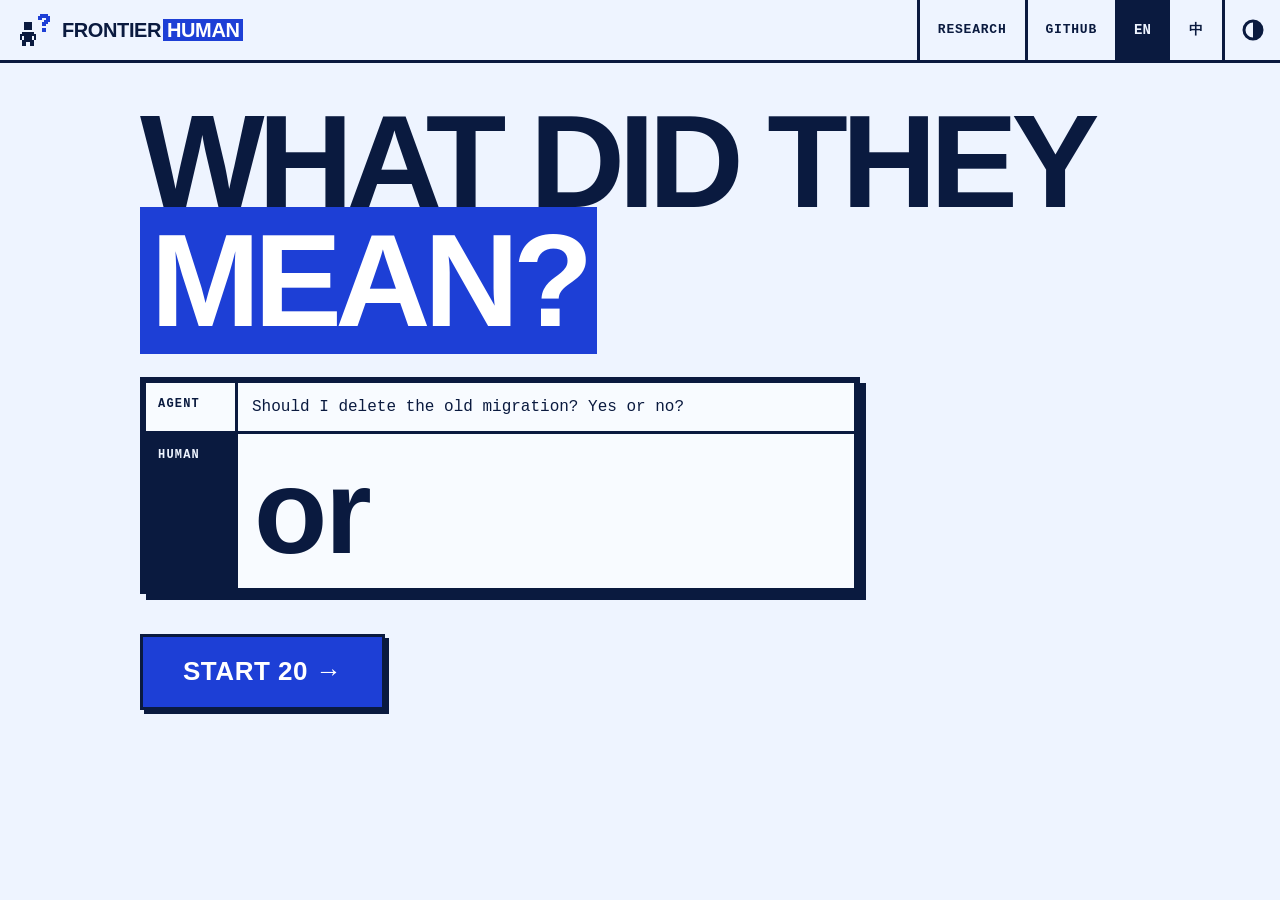
<file: site/index.html>
<!doctype html>
<html lang="en">
<head>
  <meta charset="utf-8" />
  <script>
    (function () {
      var id = "G-V625CXFPFX";
      var s = document.createElement("script");
      s.async = true;
      s.src = "https://www.googletagmanager.com/gtag/js?id=" + id;
      document.head.appendChild(s);
      window.dataLayer = window.dataLayer || [];
      window.gtag = function () { dataLayer.push(arguments); };
      gtag("js", new Date());
      gtag("config", id);
    })();
  </script>
  <meta name="viewport" content="width=device-width, initial-scale=1, viewport-fit=cover" />
  <meta name="theme-color" content="#eef4ff" />
  <title>FrontierHuman</title>
  <script>
    (function () {
      var d = document.documentElement, t = null, l = null;
      try { t = localStorage.getItem("frontierhuman:theme"); l = localStorage.getItem("frontierhuman:lang"); } catch (e) {}
      if (t !== "light" && t !== "dark") t = matchMedia("(prefers-color-scheme: dark)").matches ? "dark" : "light";
      if (l !== "en" && l !== "zh") l = d.getAttribute("data-lang-hint") || (/^zh\b/i.test(navigator.language || "") ? "zh" : "en");
      d.dataset.theme = t;
      d.lang = l === "zh" ? "zh-CN" : "en";
      document.querySelector('meta[name="theme-color"]').content = t === "dark" ? "#050b1c" : "#eef4ff";
      if (l === "zh") document.title = "FrontierHuman · 何意味？";
    })();
  </script>
  <meta name="color-scheme" content="light dark" />
  <!-- meta -->
  <meta name="description" content="20 terse replies to an AI agent's clarifying questions. Read them the way a strong agent would." />
  <link rel="canonical" href="https://edward40.com/frontier-human/" />
  <meta property="og:type" content="website" />
  <meta property="og:site_name" content="FrontierHuman" />
  <meta property="og:title" content="FrontierHuman · What did they mean?" />
  <meta property="og:description" content="20 terse replies to an AI agent's clarifying questions. Read them the way a strong agent would." />
  <meta property="og:url" content="https://edward40.com/frontier-human/" />
  <meta property="og:locale" content="en_US" />
  <meta property="og:locale:alternate" content="zh_CN" />
  <meta property="og:image" content="https://edward40.com/frontier-human/covers/default-en.png" />
  <meta property="og:image:type" content="image/png" />
  <meta property="og:image:width" content="1200" />
  <meta property="og:image:height" content="630" />
  <meta property="og:image:alt" content="FrontierHuman: Agent asks “Should I delete the old migration? Yes or no?” Human replies “or”." />
  <meta name="twitter:card" content="summary_large_image" />
  <meta name="twitter:title" content="FrontierHuman · What did they mean?" />
  <meta name="twitter:description" content="20 terse replies to an AI agent's clarifying questions. Read them the way a strong agent would." />
  <meta name="twitter:image" content="https://edward40.com/frontier-human/covers/default-en.png" />
  <meta name="twitter:image:alt" content="FrontierHuman: Agent asks “Should I delete the old migration? Yes or no?” Human replies “or”." />
  <link rel="alternate" hreflang="en" href="https://edward40.com/frontier-human/" />
  <link rel="alternate" hreflang="zh-CN" href="https://edward40.com/frontier-human/zh/" />
  <!-- /meta -->
  <link rel="icon" href="favicon.svg" type="image/svg+xml" />
  <link rel="icon" href="favicon-32.png" type="image/png" sizes="32x32" />
  <link rel="apple-touch-icon" href="apple-touch-icon.png" />
  <link rel="stylesheet" href="styles.css" />
</head>
<body>
  <header class="bar">
    <a class="brand" href="./" data-action="home" aria-label="FrontierHuman">
      <img class="logo-mark logo-light" src="logo-light.svg" width="32" height="32" alt="" />
      <img class="logo-mark logo-dark" src="logo-dark.svg" width="32" height="32" alt="" />
      <span class="word" aria-hidden="true">FRONTIER<span>HUMAN</span></span>
    </a>
    <nav class="nav">
      <a href="https://github.com/SASUKE40/frontier-human/blob/main/research.md" target="_blank" rel="noopener" class="wide" data-i18n="research">Research</a>
      <a href="https://github.com/SASUKE40/frontier-human" target="_blank" rel="noopener" class="wide gh">GitHub</a>
      <div class="lang" role="group" aria-label="Language">
        <button type="button" data-lang="en" lang="en">EN</button>
        <button type="button" data-lang="zh" lang="zh-CN">中</button>
      </div>
      <button class="theme" id="theme" type="button" aria-label="Switch theme"><svg aria-hidden="true" width="22" height="22" viewBox="0 0 22 22"><circle cx="11" cy="11" r="9" fill="none" stroke="currentColor" stroke-width="3"/><path d="M11 2a9 9 0 0 1 0 18z" fill="currentColor"/></svg></button>
    </nav>
  </header>

  <main id="app" aria-live="polite">
    <noscript><p>FrontierHuman needs JavaScript.</p></noscript>
  </main>

  <footer class="foot">
    <a href="https://github.com/SASUKE40/frontier-human/blob/main/research.md" target="_blank" rel="noopener" data-i18n="research">Research</a>
    <a href="https://github.com/SASUKE40/frontier-human" target="_blank" rel="noopener">GitHub</a>
  </footer>

  <script src="vendor/qrcode.js"></script>
  <script src="app.js" type="module"></script>
</body>
</html>
</file>
<file: site/styles.css>
:root,
:root[data-theme="light"] {
  --bg: #eef4ff;
  --fg: #0a1a3f;
  --muted: #24365f;
  --line: #0a1a3f;
  --panel: #f8fbff;
  --accent: #1d3fd6;
  --on-accent: #ffffff;
  --shade: #0a1a3f;
  color-scheme: light;
}

:root[data-theme="dark"] {
  --bg: #050b1c;
  --fg: #e8f0ff;
  --muted: #aac0ea;
  --line: #c9d8f7;
  --panel: #0a1430;
  --accent: #7ea6ff;
  --on-accent: #050b1c;
  --shade: #3557c4;
  color-scheme: dark;
}

:root {
  --b: 3px;
  --shadow: 6px 6px 0 var(--shade);
  --cjk: "PingFang SC", "Hiragino Sans GB", "Microsoft YaHei", "Noto Sans CJK SC", "Noto Sans SC", "WenQuanYi Micro Hei", sans-serif;
  --display: "Arial Black", "Helvetica Neue", Helvetica, Arial, var(--cjk);
  --mono: ui-monospace, "SF Mono", "JetBrains Mono", Menlo, Consolas, "Liberation Mono", var(--cjk), monospace;
}

* { box-sizing: border-box; border-radius: 0 !important; }
html, body { margin: 0; }
body {
  background: var(--bg);
  color: var(--fg);
  font-family: var(--mono);
  font-size: 16px;
  line-height: 1.5;
  min-height: 100vh;
  min-height: 100dvh;
  display: flex;
  flex-direction: column;
  -webkit-text-size-adjust: 100%;
  text-size-adjust: 100%;
}
main { flex: 1; width: 100%; }
a { color: inherit; }
button { font: inherit; color: inherit; background: none; border: 0; cursor: pointer; }

:focus-visible {
  outline: 4px solid var(--accent);
  outline-offset: 3px;
}

/* ---------- Bar ---------- */
.bar {
  display: flex;
  align-items: stretch;
  justify-content: space-between;
  border-bottom: var(--b) solid var(--line);
}
.brand {
  font-family: var(--display);
  font-weight: 900;
  font-size: 20px;
  letter-spacing: -0.02em;
  text-decoration: none;
  padding: 14px 20px;
  display: flex;
  align-items: center;
  gap: 10px;
  min-width: 0;
}
.brand .word span { background: var(--accent); color: var(--on-accent); padding: 0 4px; margin-left: 2px; }
.logo-mark { display: block; width: 32px; height: 32px; image-rendering: pixelated; flex: none; }
:root[data-theme="dark"] .logo-light, :root:not([data-theme="dark"]) .logo-dark { display: none; }
.nav { display: flex; align-items: stretch; }
.nav a {
  display: flex;
  align-items: center;
  padding: 0 18px;
  border-left: var(--b) solid var(--line);
  text-decoration: none;
  font-weight: 700;
  text-transform: uppercase;
  font-size: 13px;
  letter-spacing: 0.06em;
}
.nav a:hover { background: var(--fg); color: var(--bg); }
.theme {
  width: 58px;
  border-left: var(--b) solid var(--line);
  font-size: 22px;
  display: grid;
  place-items: center;
}
.theme:hover { background: var(--fg); color: var(--bg); }

main {
  max-width: 1040px;
  margin: 0 auto;
  padding: 32px 20px 64px;
}

/* ---------- Primitives ---------- */
.box {
  border: var(--b) solid var(--line);
  background: var(--panel);
  box-shadow: var(--shadow);
}

.btn {
  display: inline-flex;
  align-items: center;
  justify-content: center;
  gap: 10px;
  min-height: 56px;
  padding: 0 26px;
  border: var(--b) solid var(--line);
  background: var(--bg);
  color: var(--fg);
  font-family: var(--display);
  font-weight: 900;
  font-size: 18px;
  text-transform: uppercase;
  letter-spacing: 0.02em;
  text-decoration: none;
  box-shadow: 4px 4px 0 var(--shade);
  transition: transform 0.06s linear, box-shadow 0.06s linear;
}
.btn:hover { transform: translate(-2px, -2px); box-shadow: 6px 6px 0 var(--shade); }
.btn:active { transform: translate(4px, 4px); box-shadow: 0 0 0 var(--shade); }
.btn:disabled { opacity: 0.35; cursor: not-allowed; transform: none; box-shadow: 4px 4px 0 var(--shade); }
.btn-accent { background: var(--accent); color: var(--on-accent); }
.btn-xl { min-height: 76px; font-size: 26px; padding: 0 40px; }

/* ---------- Chat ---------- */
.chat { display: grid; gap: 0; }
.turn {
  display: grid;
  grid-template-columns: 92px 1fr;
  border: var(--b) solid var(--line);
  margin-top: calc(var(--b) * -1);
}
.turn:first-child { margin-top: 0; }
.turn .who {
  font-weight: 800;
  font-size: 12px;
  letter-spacing: 0.1em;
  text-transform: uppercase;
  padding: 12px;
  border-right: var(--b) solid var(--line);
}
.turn .text { padding: 12px 14px; min-width: 0; }
.turn .text, .option .label, .opt .label, .context, .cue, .why, .bands .mean, .crit .name, .item summary .r { overflow-wrap: anywhere; }
.turn.past { color: var(--muted); }
.turn.past .who { color: var(--muted); }
.turn.reply .who { background: var(--fg); color: var(--bg); }
.turn.reply .text {
  font-family: var(--display);
  font-weight: 900;
  font-size: clamp(28px, 5vw, 44px);
  line-height: 1.05;
  letter-spacing: -0.02em;
  padding: 14px 16px;
}

/* ---------- Intro ---------- */
.intro h1 {
  font-family: var(--display);
  font-weight: 900;
  font-size: clamp(48px, 11vw, 132px);
  line-height: 0.9;
  letter-spacing: -0.05em;
  margin: 8px 0 36px;
  text-transform: uppercase;
}
.intro h1 mark { background: var(--accent); color: var(--on-accent); padding: 0 0.08em; }
.intro .demo { max-width: 720px; margin-bottom: 40px; }
.intro .demo .turn.reply .text { font-size: clamp(56px, 12vw, 120px); }
.intro .actions { display: flex; flex-wrap: wrap; gap: 18px; align-items: center; }

/* ---------- Exam ---------- */
.exam-top {
  display: grid;
  grid-template-columns: auto 1fr;
  align-items: stretch;
  border: var(--b) solid var(--line);
  margin-bottom: 28px;
}
.counter {
  font-family: var(--display);
  font-weight: 900;
  font-size: 28px;
  padding: 10px 16px;
  border-right: var(--b) solid var(--line);
  font-variant-numeric: tabular-nums;
  white-space: nowrap;
}
.counter small { font-size: 16px; color: var(--muted); }
.cells { display: grid; grid-template-columns: repeat(20, 1fr); }
.cells i { border-right: var(--b) solid var(--line); display: block; }
.cells i:last-child { border-right: 0; }
.cells i.done { background: var(--fg); }
.cells i.now { background: var(--accent); }

.q { padding: 0; }
.q .context {
  padding: 12px 16px;
  border-bottom: var(--b) solid var(--line);
  color: var(--muted);
  font-size: 14px;
}
.q .chat { padding: 16px; }
.options { display: grid; border-top: var(--b) solid var(--line); }
.option {
  display: grid;
  grid-template-columns: 60px 1fr;
  align-items: stretch;
  text-align: left;
  border-bottom: var(--b) solid var(--line);
  font-size: 16px;
  min-height: 60px;
}
.option:last-child { border-bottom: 0; }
.option .letter {
  display: grid;
  place-items: center;
  font-family: var(--display);
  font-weight: 900;
  font-size: 22px;
  border-right: var(--b) solid var(--line);
}
.option .label { padding: 16px; align-self: center; }
.option:hover { background: var(--fg); color: var(--bg); }
.option:hover .letter { border-color: var(--bg); }
.option.selected { background: var(--accent); color: var(--on-accent); }
.option.selected .letter { background: var(--fg); color: var(--bg); border-color: var(--line); }
.option:focus-visible { outline: 4px dashed var(--fg); outline-offset: -9px; }
.option.selected:focus-visible { outline-color: var(--on-accent); }
.option:hover:focus-visible { outline-color: var(--bg); }

.exam-nav { display: flex; justify-content: space-between; gap: 16px; margin-top: 28px; }

/* ---------- Report ---------- */
.score {
  display: grid;
  grid-template-columns: auto 1fr;
  border: var(--b) solid var(--line);
  box-shadow: var(--shadow);
}
.score .num {
  font-family: var(--display);
  font-weight: 900;
  font-size: clamp(80px, 16vw, 168px);
  line-height: 0.85;
  letter-spacing: -0.06em;
  padding: 24px 28px 20px;
  border-right: var(--b) solid var(--line);
  background: var(--accent);
  color: var(--on-accent);
  font-variant-numeric: tabular-nums;
}
.score .num small { font-size: 0.35em; letter-spacing: -0.02em; }
.score .verdict {
  font-family: var(--display);
  font-weight: 900;
  font-size: clamp(28px, 4.6vw, 52px);
  line-height: 0.95;
  letter-spacing: -0.03em;
  text-transform: uppercase;
  padding: 24px;
  align-self: center;
}

.h2 {
  font-family: var(--display);
  font-weight: 900;
  text-transform: uppercase;
  font-size: 22px;
  letter-spacing: -0.01em;
  margin: 48px 0 14px;
}

.table { border: var(--b) solid var(--line); }
.row {
  display: grid;
  grid-template-columns: 200px 1fr 84px;
  border-bottom: var(--b) solid var(--line);
  min-height: 48px;
}
.row:last-child { border-bottom: 0; }
.row > * { display: flex; align-items: center; padding: 0 14px; }
.row .name { border-right: var(--b) solid var(--line); font-weight: 700; font-size: 14px; text-transform: uppercase; letter-spacing: 0.04em; }
.row .val { border-left: var(--b) solid var(--line); justify-content: flex-end; font-weight: 800; font-variant-numeric: tabular-nums; }
.row .meter { padding: 0; align-items: stretch; }
.meter span { display: block; background: var(--fg); }
.row.you .meter span { background: var(--accent); }
.row.you .name { background: var(--fg); color: var(--bg); }


.filters { display: flex; border: var(--b) solid var(--line); width: max-content; margin-bottom: 14px; }
.filters button {
  min-width: 72px;
  min-height: 44px;
  padding: 0 14px;
  font-weight: 800;
  border-right: var(--b) solid var(--line);
}
.filters button:last-child { border-right: 0; }
.filters button.on { background: var(--fg); color: var(--bg); }

.review { border: var(--b) solid var(--line); }
.item { border-bottom: var(--b) solid var(--line); }
.item:last-child { border-bottom: 0; }
.item summary {
  list-style: none;
  cursor: pointer;
  display: grid;
  grid-template-columns: 56px 56px 1fr auto;
  align-items: stretch;
  min-height: 56px;
}
.item summary::-webkit-details-marker { display: none; }
.item summary > * { display: flex; align-items: center; padding: 0 14px; }
.item summary .n { border-right: var(--b) solid var(--line); font-weight: 800; justify-content: center; font-variant-numeric: tabular-nums; }
.item summary .mark { border-right: var(--b) solid var(--line); justify-content: center; font-size: 22px; font-weight: 900; }
.item.miss summary .mark { background: var(--accent); color: var(--on-accent); }
.item summary .r { font-family: var(--display); font-weight: 900; font-size: 20px; letter-spacing: -0.01em; }
.item summary .pick { font-weight: 800; color: var(--muted); }
.item summary:hover { background: var(--fg); color: var(--bg); }
.item summary:hover .pick { color: var(--bg); }
.item[open] summary { border-bottom: var(--b) solid var(--line); }
.item .body { padding: 18px; display: grid; gap: 16px; }
.item .context { color: var(--muted); font-size: 14px; }

.opts { border: var(--b) solid var(--line); }
.opt {
  display: grid;
  grid-template-columns: 48px 1fr 48px;
  border-bottom: var(--b) solid var(--line);
  font-size: 15px;
}
.opt:last-child { border-bottom: 0; }
.opt > * { padding: 10px 12px; }
.opt .letter { font-weight: 900; border-right: var(--b) solid var(--line); text-align: center; }
.opt .tag { font-weight: 900; text-align: center; border-left: var(--b) solid var(--line); }
.opt.correct { background: var(--fg); color: var(--bg); }
.opt.correct .letter, .opt.correct .tag { border-color: var(--bg); }
.opt.wrong { background: var(--accent); color: var(--on-accent); }
.opt.wrong .label { text-decoration: line-through; text-decoration-thickness: 2px; }

.cue { font-weight: 800; font-size: 17px; line-height: 1.4; border-left: 10px solid var(--accent); padding: 4px 0 4px 14px; }
.why { margin: 0; color: var(--fg); }

.report-actions { display: flex; gap: 18px; flex-wrap: wrap; margin-top: 36px; }

.toast {
  position: fixed;
  left: 50%;
  bottom: 24px;
  transform: translateX(-50%);
  background: var(--fg);
  color: var(--bg);
  font-weight: 800;
  padding: 12px 18px;
  z-index: 10;
}

/* ---------- Language ---------- */
.lang { display: flex; border-left: var(--b) solid var(--line); }
.lang button {
  min-width: 52px;
  font-weight: 900;
  font-size: 14px;
  border-right: var(--b) solid var(--line);
}
.lang button:last-child { border-right: 0; }
.lang button[aria-pressed="true"] { background: var(--fg); color: var(--bg); }
.lang button:hover { background: var(--accent); color: var(--on-accent); }

/* ---------- Share ---------- */
.share { margin-top: 28px; border: var(--b) solid var(--line); background: var(--panel); }
.link {
  display: grid;
  grid-template-columns: 1fr auto;
  border-bottom: var(--b) solid var(--line);
}
.link input {
  min-width: 0;
  font: inherit;
  font-weight: 700;
  font-size: 14px;
  color: var(--fg);
  background: transparent;
  border: 0;
  padding: 0 14px;
  min-height: 56px;
  font-size: 16px;
}
.link button {
  font-family: var(--display);
  font-weight: 900;
  text-transform: uppercase;
  padding: 0 22px;
  background: var(--accent);
  color: var(--on-accent);
  border-left: var(--b) solid var(--line);
}
.link button:active { background: var(--fg); color: var(--bg); }
.socials { display: grid; grid-auto-flow: column; grid-auto-columns: 1fr; gap: var(--b); background: var(--line); }
.socials > * {
  display: flex;
  align-items: center;
  justify-content: center;
  min-height: 56px;
  padding: 0 8px;
  font-weight: 900;
  font-size: 14px;
  text-decoration: none;
  text-align: center;
  background: var(--panel);
}
.socials > *:hover { background: var(--fg); color: var(--bg); }
.socials > *:active { background: var(--accent); color: var(--on-accent); }
.socials .primary, .socials .cover { background: var(--accent); color: var(--on-accent); font-family: var(--display); text-transform: uppercase; }
.qr {
  border: var(--b) solid var(--line);
  background: var(--panel);
  color: var(--fg);
  box-shadow: var(--shadow);
  padding: 20px;
  width: min(360px, calc(100vw - 32px));
  max-height: calc(100dvh - 32px);
  overflow: auto;
}
.qr[open] { display: grid; gap: 16px; justify-items: stretch; }
.qr::backdrop { background: rgb(5 11 28 / 0.72); }
.qr .code { background: #ffffff; border: var(--b) solid var(--line); padding: 10px; line-height: 0; justify-self: center; width: min(260px, 100%); }
.qr .code svg { width: 100%; height: auto; display: block; }
.qr .scan { font-family: var(--display); font-weight: 900; font-size: 22px; text-align: center; }
.qr .btn { width: 100%; }

.foot { display: none; }

/* ---------- Rubric ---------- */
.bands .row { grid-template-columns: 96px 260px 1fr; }
.bands .row > * { padding: 10px 14px; }
.bands .range { border-right: var(--b) solid var(--line); font-weight: 900; font-variant-numeric: tabular-nums; }
.bands .band { border-right: var(--b) solid var(--line); font-family: var(--display); font-weight: 900; text-transform: uppercase; font-size: 15px; line-height: 1.15; }
.bands .mean { color: var(--muted); font-size: 14px; }
.bands .row.on { background: var(--accent); color: var(--on-accent); }
.bands .row.on .mean { color: var(--on-accent); }

.crit .row { grid-template-columns: 1fr 120px 72px; }
.crit .name { flex-direction: column; align-items: flex-start; justify-content: center; gap: 2px; padding: 10px 14px; }
.crit .name small { text-transform: none; letter-spacing: 0; font-weight: 400; color: var(--muted); font-size: 13px; line-height: 1.35; }
.crit .row.you .name small { color: var(--bg); }

.notice { display: grid; gap: 24px; justify-items: start; }
.notice h1 {
  font-family: var(--display);
  font-weight: 900;
  font-size: clamp(36px, 8vw, 80px);
  line-height: 0.95;
  letter-spacing: -0.04em;
  margin: 8px 0 0;
  text-transform: uppercase;
}

/* ---------- Mobile ---------- */
@media (max-width: 720px) {
  :root { --b: 2px; --shadow: 4px 4px 0 var(--shade); }
  .btn { box-shadow: 3px 3px 0 var(--shade); min-height: 52px; padding: 0 18px; font-size: 16px; }
  .btn:hover { transform: none; box-shadow: 3px 3px 0 var(--shade); }
  .btn:active { transform: translate(3px, 3px); box-shadow: 0 0 0 var(--shade); }
  .btn:disabled { box-shadow: 3px 3px 0 var(--shade); }
  .btn-xl { width: 100%; min-height: 64px; font-size: 22px; }

  .bar { padding-top: env(safe-area-inset-top); }
  .brand { font-size: 15px; padding: 8px 12px; gap: 8px; }
  .nav .wide { display: none; }
  .lang button { min-width: 44px; }
  .theme { width: 48px; }
  .foot { display: flex; border-top: var(--b) solid var(--line); padding-bottom: env(safe-area-inset-bottom); }
  .foot a { flex: 1; display: flex; align-items: center; justify-content: center; min-height: 48px; font-weight: 800; font-size: 12px; letter-spacing: 0.06em; text-transform: uppercase; text-decoration: none; }
  .foot a + a { border-left: var(--b) solid var(--line); }

  main { padding: 18px max(14px, env(safe-area-inset-right)) 32px max(14px, env(safe-area-inset-left)); }
  .intro h1 { font-size: clamp(40px, 13vw, 72px); margin: 4px 0 24px; }
  .intro .demo { margin-bottom: 28px; }
  .intro .demo .turn.reply .text { font-size: clamp(48px, 16vw, 80px); }
  .intro .actions { flex-direction: column; align-items: stretch; gap: 14px; }

  .turn { grid-template-columns: 64px 1fr; }
  .turn .who { font-size: 10px; padding: 10px 8px; letter-spacing: 0.06em; }
  .turn .text { padding: 8px 10px; font-size: 15px; }
  .turn.reply .text { font-size: clamp(26px, 8vw, 36px); padding: 10px 12px; }
  .q .context { padding: 10px 12px; }
  .q .chat { padding: 12px; }
  .exam-top { margin-bottom: 16px; }
  .counter { font-size: 20px; padding: 6px 10px; }
  .counter small { font-size: 13px; }
  .options { gap: 8px; padding: 10px; border-top: var(--b) solid var(--line); }
  .option { grid-template-columns: 48px 1fr; min-height: 60px; border: var(--b) solid var(--line); background: var(--bg); }
  .option:last-child { border-bottom: var(--b) solid var(--line); }
  .option .letter { font-size: 18px; }
  .option .label { padding: 12px; font-size: 15px; line-height: 1.4; }
  .option:hover { background: var(--bg); color: var(--fg); }
  .option:hover .letter { border-color: var(--line); }
  .option.selected, .option.selected:hover { background: var(--accent); color: var(--on-accent); }
  .exam-nav {
    position: fixed;
    left: 0;
    right: 0;
    bottom: 0;
    z-index: 5;
    margin: 0;
    padding: 10px max(14px, env(safe-area-inset-left)) calc(10px + env(safe-area-inset-bottom));
    background: var(--bg);
    border-top: var(--b) solid var(--line);
    gap: 12px;
  }
  main:has(.exam-nav) { padding-bottom: calc(96px + env(safe-area-inset-bottom)); }
  body:has(.exam-nav) .foot { display: none; }
  .exam-nav [data-go="prev"] { flex: 0 0 64px; }
  .exam-nav [data-go="next"] { flex: 1; }

  .score { grid-template-columns: 1fr; box-shadow: var(--shadow); }
  .score .num { border-right: 0; border-bottom: var(--b) solid var(--line); font-size: clamp(72px, 26vw, 120px); padding: 16px 18px 12px; }
  .score .verdict { font-size: clamp(24px, 8vw, 36px); padding: 16px 18px; }
  .h2 { font-size: 18px; margin: 32px 0 10px; }
  .share { margin-top: 20px; }
  .link button { padding: 0 14px; font-size: 14px; }
  .link input { padding: 0 10px; font-size: 16px; }
  .socials { grid-auto-flow: row; grid-template-columns: repeat(3, 1fr); }
  .socials .primary, .socials .cover { grid-column: 1 / -1; }
  .socials > * { min-height: 52px; font-size: 13px; }
  .row { grid-template-columns: 104px 1fr 56px; }
  .row > * { padding: 0 10px; }
  .row .name { font-size: 12px; }
  .bands .row { grid-template-columns: 76px 1fr; }
  .bands .range { white-space: nowrap; font-size: 14px; }
  .bands .row > * { padding: 10px; }
  .bands .mean { grid-column: 1 / -1; border-top: var(--b) solid var(--line); font-size: 13px; }
  .crit .row { grid-template-columns: 1fr 56px 52px; }
  .crit .name { padding: 10px; }
  .filters { width: auto; }
  .filters button { flex: 1; min-width: 0; }
  .item summary { grid-template-columns: 44px 44px 1fr auto; min-height: 52px; }
  .item summary > * { padding: 0 10px; }
  .item summary .r { font-size: 16px; padding: 10px; }
  .item .body { padding: 12px; gap: 12px; }
  .opt { grid-template-columns: 40px 1fr 40px; font-size: 14px; }
  .opt > * { padding: 8px; }
  .cue { font-size: 15px; border-left-width: 6px; padding-left: 10px; }
  .report-actions .btn { width: 100%; }
  .notice .btn { width: 100%; }
  .toast { bottom: calc(24px + env(safe-area-inset-bottom)); }
}

@media (max-width: 380px) {
  .brand .word { font-size: 13px; }
  .row { grid-template-columns: 92px 1fr 52px; }
}

@media (max-height: 480px) and (orientation: landscape) {
  .intro h1 { font-size: clamp(36px, 8vw, 64px); }
  .intro .demo .turn.reply .text { font-size: 44px; }
  .exam-nav { position: static; margin: 16px 0 0; padding: 0; border-top: 0; background: none; }
  main:has(.exam-nav) { padding-bottom: 32px; }
  .qr { max-height: calc(100dvh - 16px); grid-template-columns: auto 1fr; align-items: center; }
  .qr[open] { grid-template-columns: 180px 1fr; }
  .qr .code { width: 180px; grid-row: span 2; }
}

@media (prefers-reduced-motion: reduce) {
  * { transition: none !important; }
}
</file>
